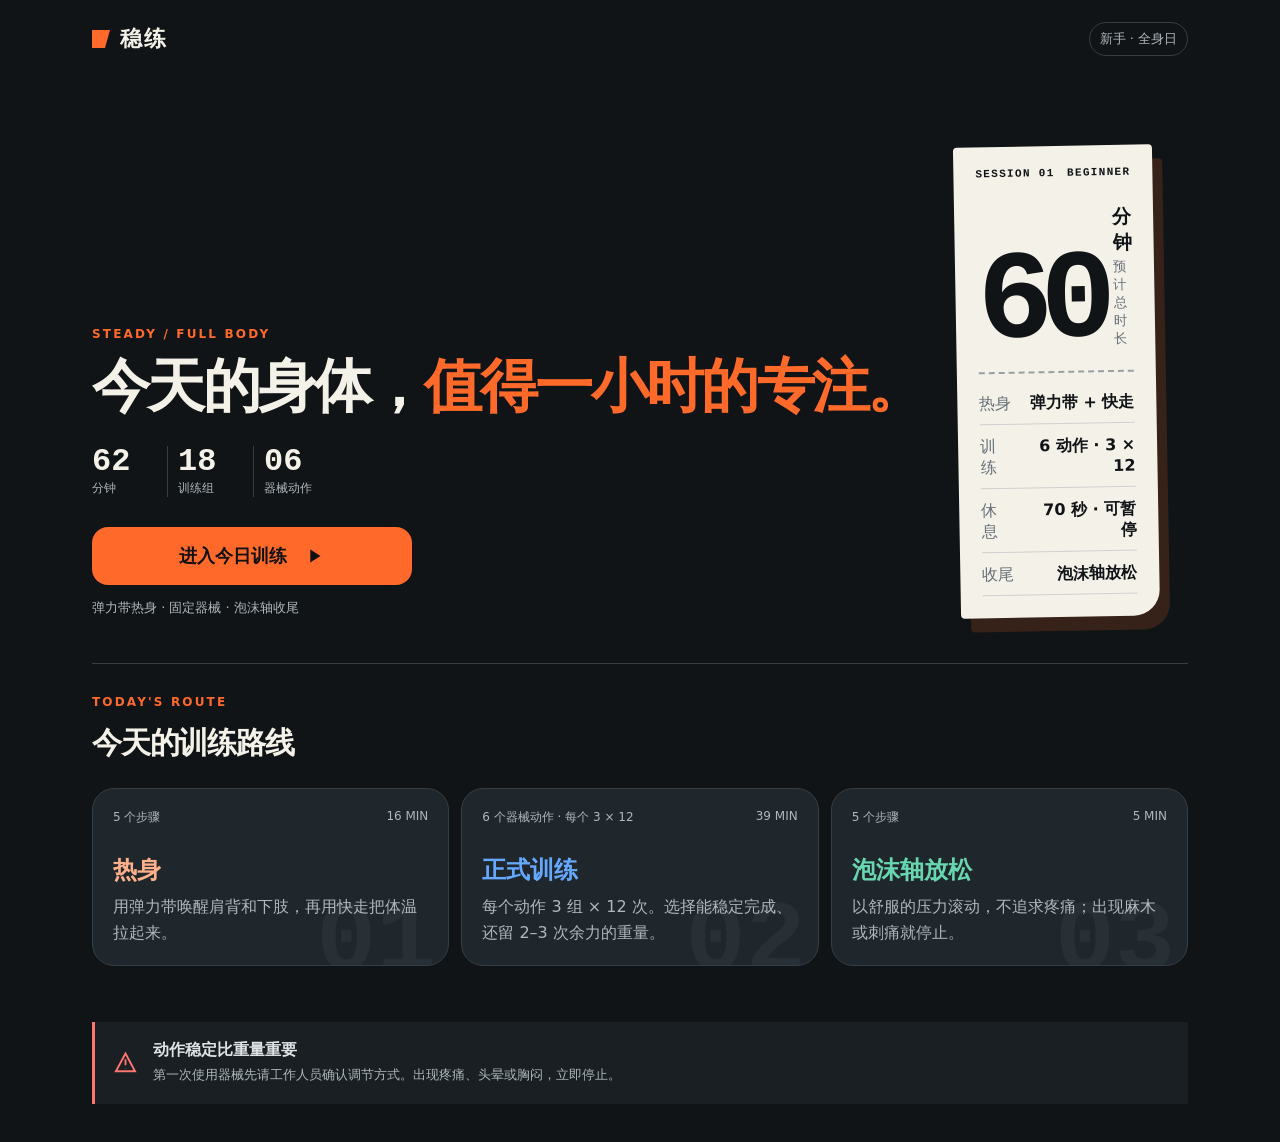
<file: index.html>
<!doctype html>
<html lang="zh-CN">
<head>
  <meta charset="utf-8">
  <meta name="viewport" content="width=device-width, initial-scale=1, viewport-fit=cover">
  <meta name="theme-color" content="#101417">
  <meta name="apple-mobile-web-app-capable" content="yes">
  <meta name="apple-mobile-web-app-status-bar-style" content="black-translucent">
  <meta name="apple-mobile-web-app-title" content="稳练">
  <meta name="description" content="适合健身房新手的弹力带热身、器械训练和泡沫轴放松跟练计时器。">
  <title>稳练 · 新手健身房跟练</title>
  <link rel="manifest" href="manifest.webmanifest">
  <link rel="apple-touch-icon" href="icon-192.png">
  <link rel="icon" href="icon-192.png">
  <link rel="stylesheet" href="styles.css">
</head>
<body>
  <main class="app-shell">
    <section id="start-view" class="view start-view" aria-labelledby="start-title">
      <header class="brand-row">
        <a class="brand" href="#" aria-label="稳练首页"><span class="brand-mark" aria-hidden="true"></span>稳练</a>
        <span class="edition">新手 · 全身日</span>
      </header>

      <div class="hero-grid">
        <div class="hero-copy">
          <p class="eyebrow">STEADY / FULL BODY</p>
          <h1 id="start-title">今天的身体，<span>值得一小时的专注。</span></h1>
          <div class="hero-metrics" aria-label="训练摘要">
            <div><strong>62</strong><span>分钟</span></div>
            <div><strong>18</strong><span>训练组</span></div>
            <div><strong>06</strong><span>器械动作</span></div>
          </div>
          <button id="start-button" class="primary-button start-button" type="button">
            <span>进入今日训练</span>
            <svg viewBox="0 0 24 24" aria-hidden="true"><path d="M8 5v14l11-7z"/></svg>
          </button>
          <button id="install-button" class="install-button" type="button" hidden>安装到手机桌面</button>
          <p class="start-note">弹力带热身 · 固定器械 · 泡沫轴收尾</p>
        </div>

        <aside class="session-ticket" aria-label="本次训练概览">
          <div class="ticket-top"><span>SESSION 01</span><span>BEGINNER</span></div>
          <div class="duration-block">
            <strong id="plan-minutes">61</strong>
            <div><span>分钟</span><small>预计总时长</small></div>
          </div>
          <div class="ticket-rule"></div>
          <dl class="ticket-stats">
            <div><dt>热身</dt><dd>弹力带 + 快走</dd></div>
            <div><dt>训练</dt><dd>6 动作 · 3 × 12</dd></div>
            <div><dt>休息</dt><dd>70 秒 · 可暂停</dd></div>
            <div><dt>收尾</dt><dd>泡沫轴放松</dd></div>
          </dl>
        </aside>
      </div>

      <section class="route-section" aria-labelledby="route-title">
        <div class="section-heading"><p class="eyebrow">TODAY'S ROUTE</p><h2 id="route-title">今天的训练路线</h2></div>
        <div id="route-cards" class="route-cards"></div>
      </section>

      <aside class="safety-card">
        <svg viewBox="0 0 24 24" aria-hidden="true"><path d="M12 3 2.8 20h18.4L12 3Zm0 5.5v5.8m0 2.7v.1"/></svg>
        <div><strong>动作稳定比重量重要</strong><p>第一次使用器械先请工作人员确认调节方式。出现疼痛、头晕或胸闷，立即停止。</p></div>
      </aside>
    </section>

    <section id="workout-view" class="view workout-view" aria-labelledby="exercise-name" hidden>
      <header class="workout-header">
        <button id="exit-button" class="icon-button" type="button" aria-label="退出本次训练">
          <svg viewBox="0 0 24 24" aria-hidden="true"><path d="m15 18-6-6 6-6"/></svg>
        </button>
        <div class="workout-brand">稳练 <span>LIVE</span></div>
        <div id="elapsed-time" class="elapsed-time">00:00</div>
      </header>

      <div class="progress-wrap">
        <div class="progress-meta"><span id="progress-label">第 1 / 1 项</span><span id="remaining-label">剩余约 61 分钟</span></div>
        <div class="progress-track" role="progressbar" aria-label="训练总进度" aria-valuemin="0" aria-valuemax="100" aria-valuenow="0"><span id="progress-bar"></span></div>
      </div>

      <article class="exercise-console">
        <div class="console-kicker"><span id="stage-dot"></span><span id="stage-label">热身</span><span id="equipment-label">弹力带</span></div>
        <h1 id="exercise-name">弹力带肩部绕环</h1>
        <p id="exercise-subtitle" class="exercise-subtitle">肩胛活动 · 小幅度、慢速度</p>

        <button id="exercise-image-button" class="exercise-image-button" type="button" aria-label="放大查看当前动作示意图">
          <img id="exercise-image" src="band-circles.webp" alt="弹力带肩部绕环动作示意图">
          <span>点击放大 · 用于动作和器械识别</span>
        </button>

        <div class="exercise-metrics">
          <div id="set-metric"><small>组数</small><strong id="set-label">—</strong></div>
          <div id="rep-metric"><small>目标</small><strong id="rep-label">15 次</strong></div>
        </div>

        <div class="timer-ring" aria-live="polite">
          <svg viewBox="0 0 120 120" aria-hidden="true">
            <circle class="timer-track" cx="60" cy="60" r="53"></circle>
            <circle id="timer-progress" class="timer-progress" cx="60" cy="60" r="53"></circle>
          </svg>
          <div class="timer-copy"><strong id="timer-display">00:45</strong><span id="timer-status">准备开始</span></div>
        </div>

        <div class="tip-card"><span>动作提示</span><p id="stage-description">用弹力带唤醒肩背和下肢，再用快走把体温拉起来。</p></div>
        <div class="next-card"><span>下一项</span><strong id="next-label">弹力带拉开</strong></div>
      </article>

      <div class="controls" aria-label="训练控制">
        <button id="previous-button" class="secondary-control" type="button"><svg viewBox="0 0 24 24" aria-hidden="true"><path d="m15 18-6-6 6-6"/></svg><span>上一项</span></button>
        <button id="play-button" class="play-control" type="button"><svg id="play-icon" viewBox="0 0 24 24" aria-hidden="true"><path d="M8 5v14l11-7z"/></svg><span id="play-label">开始</span></button>
        <button id="next-button" class="secondary-control" type="button"><span>下一项</span><svg viewBox="0 0 24 24" aria-hidden="true"><path d="m9 18 6-6-6-6"/></svg></button>
      </div>
      <button id="skip-button" class="skip-button" type="button">跳过当前动作</button>
    </section>

    <section id="complete-view" class="view complete-view" aria-labelledby="complete-title" hidden>
      <div class="completion-mark" aria-hidden="true"><svg viewBox="0 0 24 24"><path d="m5 12 4 4L19 6"/></svg></div>
      <p class="eyebrow">SESSION COMPLETE</p>
      <h1 id="complete-title">今天，稳稳练完了。</h1>
      <p class="completion-copy">第一次不需要完美。记住器械位置、熟悉动作节奏，就是很扎实的进步。</p>
      <div class="summary-grid">
        <div><span>训练用时</span><strong id="summary-time">00:00</strong></div>
        <div><span>完成项目</span><strong id="summary-steps">0</strong></div>
        <div><span>力量动作</span><strong>6</strong></div>
      </div>
      <aside class="next-time"><span>下次建议</span><p>先使用相同重量。只有当 12 次都稳定、最后几次仍能保持姿势时，再小幅加重。</p></aside>
      <button id="restart-button" class="primary-button" type="button">重新开始</button>
    </section>
  </main>

  <dialog id="image-dialog" class="image-dialog" aria-labelledby="image-dialog-title">
    <button id="image-dialog-close" class="image-dialog-close" type="button" aria-label="关闭大图">×</button>
    <img id="image-dialog-image" src="band-circles.webp" alt="">
    <h2 id="image-dialog-title">弹力带肩部绕环</h2>
    <p>图片用于帮助理解动作和寻找器械；以现场器械说明及工作人员指导为准。</p>
  </dialog>

  <script src="workout-data.js?v=20260924-1"></script>
  <script src="app.js?v=20260924-1"></script>
</body>
</html>
</file>
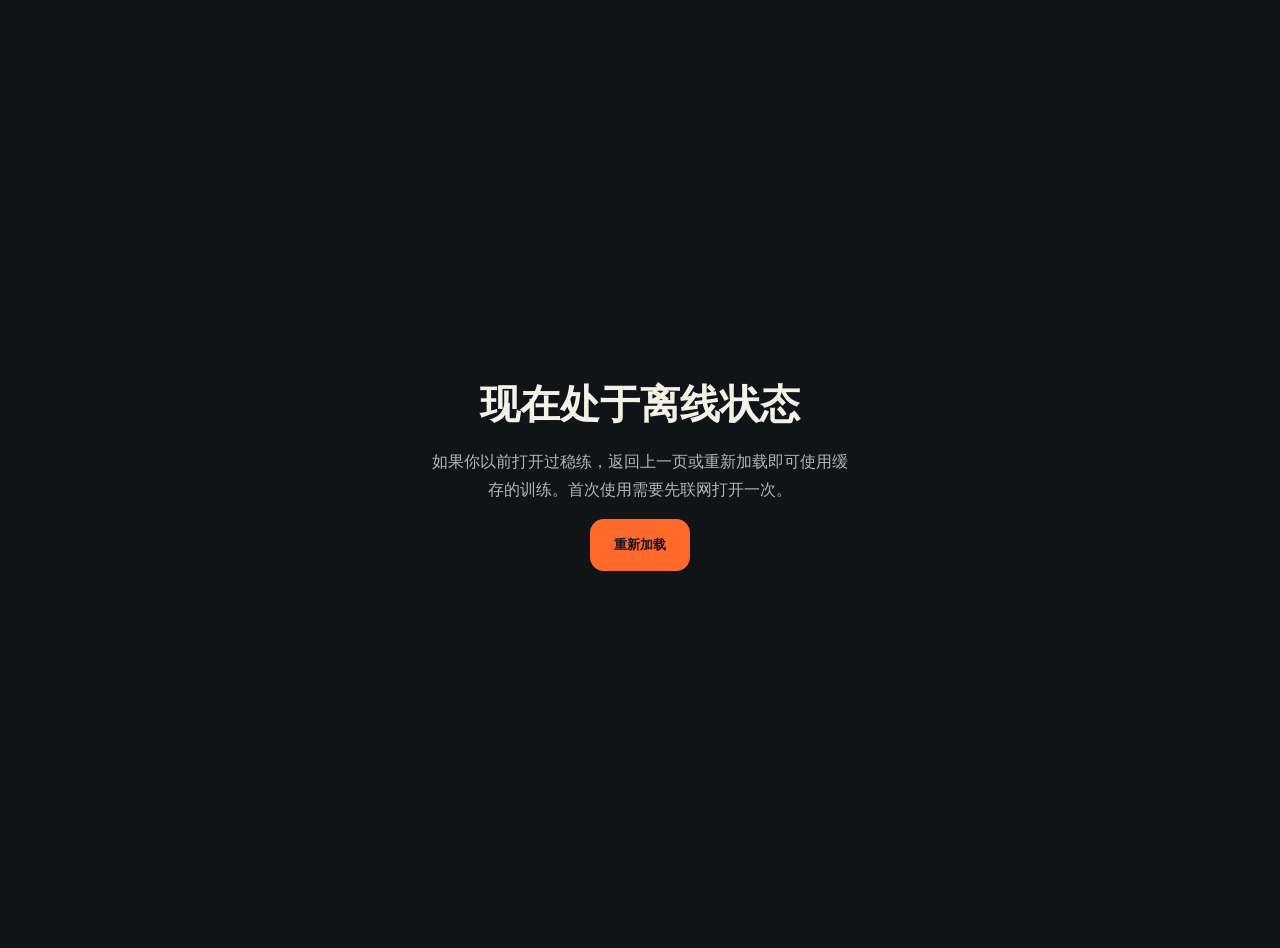
<file: offline.html>
<!doctype html>
<html lang="zh-CN">
<head><meta charset="utf-8"><meta name="viewport" content="width=device-width,initial-scale=1"><meta name="theme-color" content="#101417"><title>稳练 · 离线</title><style>body{margin:0;min-height:100vh;display:grid;place-items:center;background:#101417;color:#f4f1e8;font-family:system-ui,sans-serif;text-align:center;padding:24px}main{max-width:420px}h1{font-size:40px;margin:0 0 16px}p{color:#aeb7bc;line-height:1.7}button{min-height:52px;border:0;border-radius:14px;padding:0 24px;background:#ff6a2a;color:#101417;font-weight:800}</style></head>
<body><main><h1>现在处于离线状态</h1><p>如果你以前打开过稳练，返回上一页或重新加载即可使用缓存的训练。首次使用需要先联网打开一次。</p><button onclick="location.reload()">重新加载</button></main></body>
</html>
</file>
<file: styles.css>
:root {
  --ink: #101417;
  --ink-soft: #181e22;
  --panel: #20272c;
  --line: #353e44;
  --paper: #f4f1e8;
  --muted: #aeb7bc;
  --orange: #ff6a2a;
  --orange-soft: #ffb08b;
  --blue: #64a8ff;
  --mint: #67d7b0;
  --danger: #ff756f;
  --radius: 22px;
  color-scheme: dark;
  font-family: "Microsoft YaHei UI", "PingFang SC", "Noto Sans CJK SC", system-ui, sans-serif;
}

* { box-sizing: border-box; }
html { background: var(--ink); scroll-behavior: smooth; }
body { margin: 0; min-width: 320px; min-height: 100vh; background: var(--ink); color: var(--paper); }
button, a { -webkit-tap-highlight-color: transparent; }
button { font: inherit; }
button:focus-visible, a:focus-visible { outline: 3px solid var(--paper); outline-offset: 4px; }
[hidden] { display: none !important; }

.app-shell { width: min(1180px, 100%); margin: 0 auto; min-height: 100vh; }
.view { min-height: 100vh; padding: max(22px, env(safe-area-inset-top)) 20px max(28px, env(safe-area-inset-bottom)); }
.brand-row, .workout-header { display: flex; align-items: center; justify-content: space-between; }
.brand { display: inline-flex; align-items: center; gap: 10px; color: var(--paper); text-decoration: none; font-size: 22px; font-weight: 900; letter-spacing: .08em; }
.brand-mark { width: 18px; height: 18px; background: var(--orange); clip-path: polygon(0 0, 100% 0, 72% 100%, 0 100%); }
.edition { color: var(--muted); font-size: 13px; padding: 7px 10px; border: 1px solid var(--line); border-radius: 999px; }
.hero-grid { display: grid; gap: 34px; padding: 54px 0 46px; }
.eyebrow { margin: 0 0 15px; color: var(--orange); font-size: 12px; line-height: 1; font-weight: 900; letter-spacing: .18em; text-transform: uppercase; }
.hero-copy h1, .complete-view h1 { margin: 0; font-size: clamp(42px, 12vw, 84px); line-height: .99; letter-spacing: -.055em; font-weight: 950; }
.hero-copy h1 { font-size: clamp(22px, 6.2vw, 58px); line-height: 1.08; letter-spacing: -.045em; white-space: nowrap; }
.hero-copy h1 span { color: var(--orange); }
.hero-metrics { display: flex; gap: 10px; margin: 28px 0 30px; }
.hero-metrics div { display: grid; gap: 2px; min-width: 76px; padding-right: 14px; border-right: 1px solid var(--line); }
.hero-metrics div:last-child { border-right: 0; }.hero-metrics strong { font: 900 32px/1 ui-monospace, Consolas, monospace; }.hero-metrics span { color: var(--muted); font-size: 12px; }
.primary-button { min-height: 58px; border: 0; border-radius: 16px; padding: 0 24px; background: var(--orange); color: #111; font-weight: 900; cursor: pointer; transition: transform .18s ease, background .18s ease; }
.primary-button:active { transform: scale(.98); }
.start-button { display: inline-flex; align-items: center; justify-content: center; gap: 16px; width: min(320px, 100%); font-size: 18px; }
.start-button svg { width: 22px; fill: currentColor; }
.start-note { margin: 14px 0 0; color: var(--muted); font-size: 13px; }
.install-button { display: block; width: min(320px, 100%); min-height: 48px; margin-top: 10px; border: 1px solid var(--line); border-radius: 14px; background: transparent; color: var(--paper); font-weight: 800; cursor: pointer; }
.session-ticket { align-self: end; padding: 22px; background: var(--paper); color: var(--ink); border-radius: 4px 4px 26px 4px; transform: rotate(-1deg); box-shadow: 10px 14px 0 rgba(255, 106, 42, .16); }
.ticket-top { display: flex; justify-content: space-between; font: 800 11px/1 monospace; letter-spacing: .12em; }
.duration-block { display: flex; align-items: end; gap: 10px; margin: 26px 0 22px; }
.duration-block strong { font: 900 clamp(76px, 24vw, 126px)/.72 ui-monospace, Consolas, monospace; letter-spacing: -.1em; }
.duration-block div { display: grid; gap: 2px; }.duration-block span { font-weight: 900; font-size: 19px; }.duration-block small { color: #687177; }
.ticket-rule { border-top: 2px dashed #98a0a4; }
.ticket-stats { margin: 20px 0 0; display: grid; gap: 12px; }
.ticket-stats div { display: flex; justify-content: space-between; gap: 16px; border-bottom: 1px solid #ced1cf; padding-bottom: 9px; }
.ticket-stats dt { color: #667078; }.ticket-stats dd { margin: 0; font-weight: 900; text-align: right; }
.route-section { padding: 32px 0; border-top: 1px solid var(--line); }
.section-heading h2 { margin: 0 0 24px; font-size: 30px; letter-spacing: -.04em; }
.route-cards { display: grid; gap: 12px; }
.route-card { position: relative; overflow: hidden; padding: 20px; min-height: 154px; background: var(--panel); border: 1px solid var(--line); border-radius: var(--radius); }
.route-card::after { content: attr(data-index); position: absolute; right: 12px; bottom: -28px; color: rgba(255,255,255,.045); font: 900 100px/1 monospace; }
.route-card .route-top { display: flex; justify-content: space-between; color: var(--muted); font-size: 12px; }
.route-card h3 { margin: 28px 0 8px; font-size: 24px; }.route-card p { margin: 0; color: var(--muted); line-height: 1.6; }
.route-card[data-tone="orange"] h3 { color: var(--orange-soft); }.route-card[data-tone="blue"] h3 { color: var(--blue); }.route-card[data-tone="mint"] h3 { color: var(--mint); }
.safety-card { display: flex; gap: 15px; margin: 24px 0 10px; padding: 18px; color: #dfe3e4; background: #191f23; border-left: 3px solid var(--danger); }
.safety-card svg { flex: 0 0 25px; width: 25px; fill: none; stroke: var(--danger); stroke-width: 1.8; }.safety-card strong { display: block; margin-bottom: 4px; }.safety-card p { margin: 0; color: var(--muted); font-size: 13px; line-height: 1.6; }

.workout-view { display: flex; flex-direction: column; max-width: 760px; margin: auto; min-height: 100dvh; height: 100dvh; overflow: hidden; }
.workout-header { min-height: 52px; }.icon-button { width: 48px; height: 48px; border: 1px solid var(--line); border-radius: 50%; background: transparent; color: var(--paper); cursor: pointer; }.icon-button svg { width: 23px; fill: none; stroke: currentColor; stroke-width: 2; }
.workout-brand { font-weight: 950; letter-spacing: .08em; }.workout-brand span { display: inline-block; margin-left: 5px; padding: 4px 6px; border-radius: 5px; background: var(--orange); color: #111; font-size: 9px; vertical-align: middle; }
.elapsed-time { min-width: 65px; text-align: right; color: var(--muted); font: 700 14px/1 ui-monospace, Consolas, monospace; }
.progress-wrap { margin: 18px 0 10px; }.progress-meta { display: flex; justify-content: space-between; margin-bottom: 8px; color: var(--muted); font-size: 12px; }.progress-track { height: 5px; overflow: hidden; background: var(--line); border-radius: 99px; }.progress-track span { display: block; width: 0; height: 100%; background: var(--orange); transition: width .3s ease; }
.exercise-console { flex: 1; min-height: 0; display: grid; grid-template-columns: minmax(0, 1.7fr) minmax(88px, .8fr); grid-template-rows: auto auto auto minmax(112px, auto) minmax(150px, 1fr) auto auto; align-items: center; gap: 8px 12px; text-align: left; padding: 8px 0 6px; }
.console-kicker, .exercise-console h1, .exercise-subtitle { grid-column: 1 / -1; }
.console-kicker { display: flex; align-items: center; gap: 9px; color: var(--muted); font-size: 12px; font-weight: 800; letter-spacing: .08em; }.console-kicker span:last-child { padding-left: 9px; border-left: 1px solid var(--line); }.console-kicker #stage-dot { width: 8px; height: 8px; padding: 0; border: 0; border-radius: 50%; background: var(--orange); }
.exercise-console h1 { margin: 6px 0 0; font-size: clamp(27px, 7.2vw, 48px); line-height: 1.03; letter-spacing: -.04em; }.exercise-subtitle { min-height: 18px; margin: 0; color: var(--muted); font-size: 13px; line-height: 1.35; }
.exercise-image-button { position: relative; grid-column: 1; grid-row: 4; width: 100%; height: 100%; min-height: 112px; align-self: stretch; padding: 0; overflow: hidden; border: 1px solid var(--line); border-radius: 17px; background: var(--panel); color: var(--paper); cursor: zoom-in; }
.exercise-image-button img { display: block; width: 100%; height: 100%; min-height: 112px; object-fit: cover; object-position: center 38%; }
.exercise-image-button span { position: absolute; left: 8px; right: 8px; bottom: 7px; padding: 6px 7px; border-radius: 9px; background: rgba(16,20,23,.82); backdrop-filter: blur(8px); font-size: 9px; font-weight: 800; text-align: center; }
.exercise-metrics { grid-column: 2; grid-row: 4; display: grid; align-self: stretch; min-width: 0; border: 1px solid var(--line); border-radius: 14px; overflow: hidden; }.exercise-metrics div { display: grid; align-content: center; min-width: 0; padding: 7px 9px; }.exercise-metrics div + div { border-top: 1px solid var(--line); }.exercise-metrics small { display: block; color: var(--muted); font-size: 9px; }.exercise-metrics strong { display: block; margin-top: 3px; font-size: 14px; white-space: nowrap; }
.timer-ring { position: relative; grid-column: 1 / -1; grid-row: 5; align-self: center; justify-self: center; width: min(32vw, 180px); margin: 0 auto; aspect-ratio: 1; }.timer-ring svg { width: 100%; transform: rotate(-90deg); }.timer-track, .timer-progress { fill: none; stroke-width: 5; }.timer-track { stroke: #2b3338; }.timer-progress { stroke: var(--orange); stroke-linecap: round; stroke-dasharray: 333; stroke-dashoffset: 0; transition: stroke-dashoffset .35s linear, stroke .2s ease; }.timer-copy { position: absolute; inset: 0; display: grid; place-content: center; }.timer-copy strong { font: 900 clamp(36px, 9vw, 62px)/1 ui-monospace, Consolas, monospace; letter-spacing: -.09em; }.timer-copy span { margin-top: 7px; color: var(--muted); font-size: 11px; text-align: center; }
.tip-card, .next-card { grid-column: 1 / -1; width: 100%; text-align: left; }.tip-card { grid-row: 6; padding: 8px 11px; background: var(--ink-soft); border-left: 3px solid var(--orange); }.tip-card span, .next-card span { color: var(--muted); font-size: 9px; font-weight: 900; letter-spacing: .12em; }.tip-card p { overflow: hidden; margin: 3px 0 0; font-size: 11px; line-height: 1.35; text-overflow: ellipsis; white-space: nowrap; }.next-card { grid-row: 7; display: flex; justify-content: space-between; gap: 12px; margin-top: 0; padding: 5px 3px; border-bottom: 1px solid var(--line); }.next-card strong { overflow: hidden; font-size: 11px; text-overflow: ellipsis; white-space: nowrap; }
.controls { position: sticky; bottom: max(8px, env(safe-area-inset-bottom)); z-index: 2; display: grid; grid-template-columns: 1fr 1.45fr 1fr; gap: 8px; flex: 0 0 auto; padding: 8px; background: rgba(16,20,23,.92); backdrop-filter: blur(14px); border: 1px solid var(--line); border-radius: 20px; }.controls button { min-height: 54px; border: 0; border-radius: 14px; cursor: pointer; }.secondary-control { display: flex; align-items: center; justify-content: center; gap: 3px; background: var(--panel); color: var(--paper); font-size: 12px; }.secondary-control svg { width: 17px; fill: none; stroke: currentColor; stroke-width: 2; }.play-control { display: flex; align-items: center; justify-content: center; gap: 8px; background: var(--orange); color: #111; font-weight: 950; }.play-control svg { width: 20px; fill: currentColor; }.skip-button { flex: 0 0 auto; align-self: center; min-height: 34px; margin-top: 2px; border: 0; background: transparent; color: var(--muted); font-size: 12px; text-decoration: underline; cursor: pointer; }

.complete-view { display: flex; flex-direction: column; justify-content: center; align-items: center; max-width: 760px; margin: auto; text-align: center; }.completion-mark { display: grid; place-items: center; width: 88px; height: 88px; margin-bottom: 28px; border-radius: 50%; background: var(--mint); color: #0e1915; }.completion-mark svg { width: 44px; fill: none; stroke: currentColor; stroke-width: 2.4; }.completion-copy { max-width: 570px; margin: 24px auto 32px; color: var(--muted); font-size: 17px; line-height: 1.75; }.summary-grid { display: grid; grid-template-columns: repeat(3, 1fr); width: 100%; margin-bottom: 18px; border: 1px solid var(--line); border-radius: var(--radius); }.summary-grid div { padding: 20px 10px; }.summary-grid div + div { border-left: 1px solid var(--line); }.summary-grid span { display: block; color: var(--muted); font-size: 11px; }.summary-grid strong { display: block; margin-top: 8px; font-size: 24px; }.next-time { width: 100%; margin-bottom: 24px; padding: 18px; text-align: left; background: var(--panel); border-radius: 15px; }.next-time span { color: var(--orange); font-size: 11px; font-weight: 900; }.next-time p { margin: 7px 0 0; color: #d7dcde; line-height: 1.65; }.complete-view .primary-button { width: min(330px, 100%); }
.image-dialog { width: min(92vw, 680px); max-height: 90vh; padding: 14px 14px 22px; border: 1px solid var(--line); border-radius: 22px; background: var(--ink); color: var(--paper); text-align: center; }
.image-dialog::backdrop { background: rgba(0,0,0,.82); backdrop-filter: blur(5px); }
.image-dialog img { display: block; width: 100%; max-height: 68vh; object-fit: contain; border-radius: 14px; background: var(--panel); }
.image-dialog h2 { margin: 16px 0 6px; }.image-dialog p { margin: 0 auto; max-width: 520px; color: var(--muted); line-height: 1.6; font-size: 13px; }
.image-dialog-close { position: absolute; top: 22px; right: 22px; z-index: 2; width: 48px; height: 48px; border: 0; border-radius: 50%; background: rgba(16,20,23,.86); color: white; font-size: 30px; cursor: pointer; }

@media (min-width: 760px) {
  .view { padding-inline: 42px; }
  .hero-grid { grid-template-columns: 1.5fr .75fr; align-items: end; padding-top: 90px; }
  .session-ticket { max-width: 360px; justify-self: end; }
  .route-cards { grid-template-columns: repeat(3, 1fr); }
}

@media (max-width: 759px) {
  .hero-grid { padding-top: 44px; }
  .hero-copy h1 { font-size: clamp(20px, 5.7vw, 42px); }
}

@media (max-height: 780px) {
  .view.workout-view { padding-top: max(14px, env(safe-area-inset-top)); padding-bottom: max(10px, env(safe-area-inset-bottom)); }
  .workout-header { min-height: 44px; }.icon-button { width: 42px; height: 42px; }.progress-wrap { margin-top: 10px; }
  .exercise-console { grid-template-rows: auto auto auto minmax(96px, auto) minmax(112px, 1fr) auto auto; padding-top: 4px; padding-bottom: 3px; overflow: hidden; }.exercise-console h1 { margin-top: 4px; font-size: 27px; }.exercise-image-button, .exercise-image-button img { min-height: 96px; }.timer-ring { width: min(30vw, 150px); }.tip-card { display: none; }
}

@media (hover: hover) {
  .primary-button:hover, .play-control:hover { background: #ff824d; }.secondary-control:hover, .icon-button:hover { background: #293137; }
}

@media (prefers-reduced-motion: reduce) {
  *, *::before, *::after { scroll-behavior: auto !important; transition-duration: .01ms !important; animation-duration: .01ms !important; }
}
</file>
